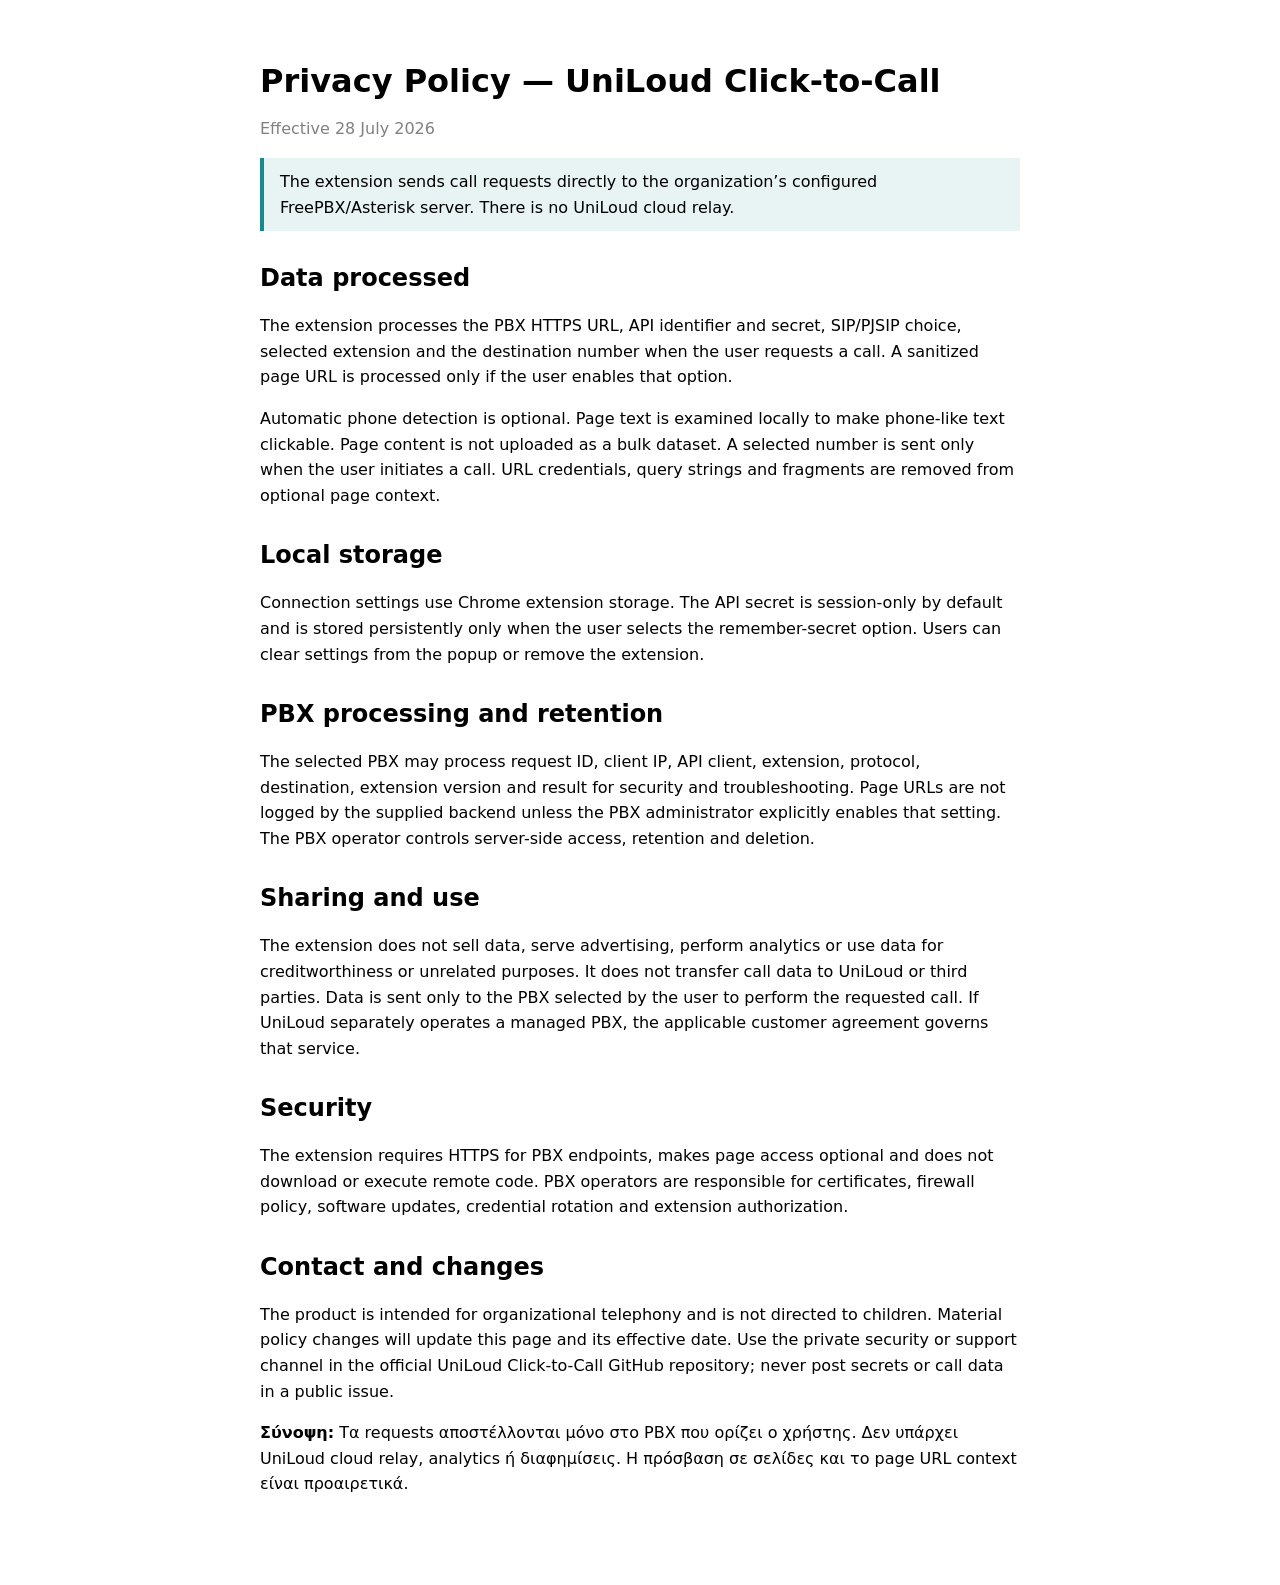
<file: docs/privacy/index.html>
<!doctype html>
<html lang="en">
<head>
  <meta charset="utf-8">
  <meta name="viewport" content="width=device-width,initial-scale=1">
  <meta name="color-scheme" content="light dark">
  <title>Privacy Policy — UniLoud Click-to-Call</title>
  <style>
    :root { font: 16px/1.6 system-ui, sans-serif; color-scheme: light dark; }
    body { margin: 0; background: Canvas; color: CanvasText; }
    main { max-width: 760px; margin: 0 auto; padding: 42px 22px 72px; }
    h1 { line-height: 1.15; margin-bottom: .25rem; }
    h2 { margin-top: 2rem; line-height: 1.25; }
    .date { color: GrayText; }
    .notice { border-left: 4px solid #168a8c; padding: .7rem 1rem; background: color-mix(in srgb, #168a8c 10%, Canvas); }
    a { color: #168a8c; }
  </style>
</head>
<body>
<main>
  <h1>Privacy Policy — UniLoud Click-to-Call</h1>
  <p class="date">Effective 28 July 2026</p>
  <p class="notice">The extension sends call requests directly to the
    organization’s configured FreePBX/Asterisk server. There is no UniLoud
    cloud relay.</p>

  <h2>Data processed</h2>
  <p>The extension processes the PBX HTTPS URL, API identifier and secret,
    SIP/PJSIP choice, selected extension and the destination number when the
    user requests a call. A sanitized page URL is processed only if the user
    enables that option.</p>
  <p>Automatic phone detection is optional. Page text is examined locally to
    make phone-like text clickable. Page content is not uploaded as a bulk
    dataset. A selected number is sent only when the user initiates a call.
    URL credentials, query strings and fragments are removed from optional
    page context.</p>

  <h2>Local storage</h2>
  <p>Connection settings use Chrome extension storage. The API secret is
    session-only by default and is stored persistently only when the user
    selects the remember-secret option. Users can clear settings from the
    popup or remove the extension.</p>

  <h2>PBX processing and retention</h2>
  <p>The selected PBX may process request ID, client IP, API client, extension,
    protocol, destination, extension version and result for security and
    troubleshooting. Page URLs are not logged by the supplied backend unless
    the PBX administrator explicitly enables that setting. The PBX operator
    controls server-side access, retention and deletion.</p>

  <h2>Sharing and use</h2>
  <p>The extension does not sell data, serve advertising, perform analytics or
    use data for creditworthiness or unrelated purposes. It does not transfer
    call data to UniLoud or third parties. Data is sent only to the PBX selected
    by the user to perform the requested call. If UniLoud separately operates a
    managed PBX, the applicable customer agreement governs that service.</p>

  <h2>Security</h2>
  <p>The extension requires HTTPS for PBX endpoints, makes page access optional
    and does not download or execute remote code. PBX operators are responsible
    for certificates, firewall policy, software updates, credential rotation
    and extension authorization.</p>

  <h2>Contact and changes</h2>
  <p>The product is intended for organizational telephony and is not directed
    to children. Material policy changes will update this page and its effective
    date. Use the private security or support channel in the official
    UniLoud Click-to-Call GitHub repository; never post secrets or call data in
    a public issue.</p>

  <p lang="el"><strong>Σύνοψη:</strong> Τα requests αποστέλλονται μόνο στο PBX
    που ορίζει ο χρήστης. Δεν υπάρχει UniLoud cloud relay, analytics ή
    διαφημίσεις. Η πρόσβαση σε σελίδες και το page URL context είναι
    προαιρετικά.</p>
</main>
</body>
</html>
</file>
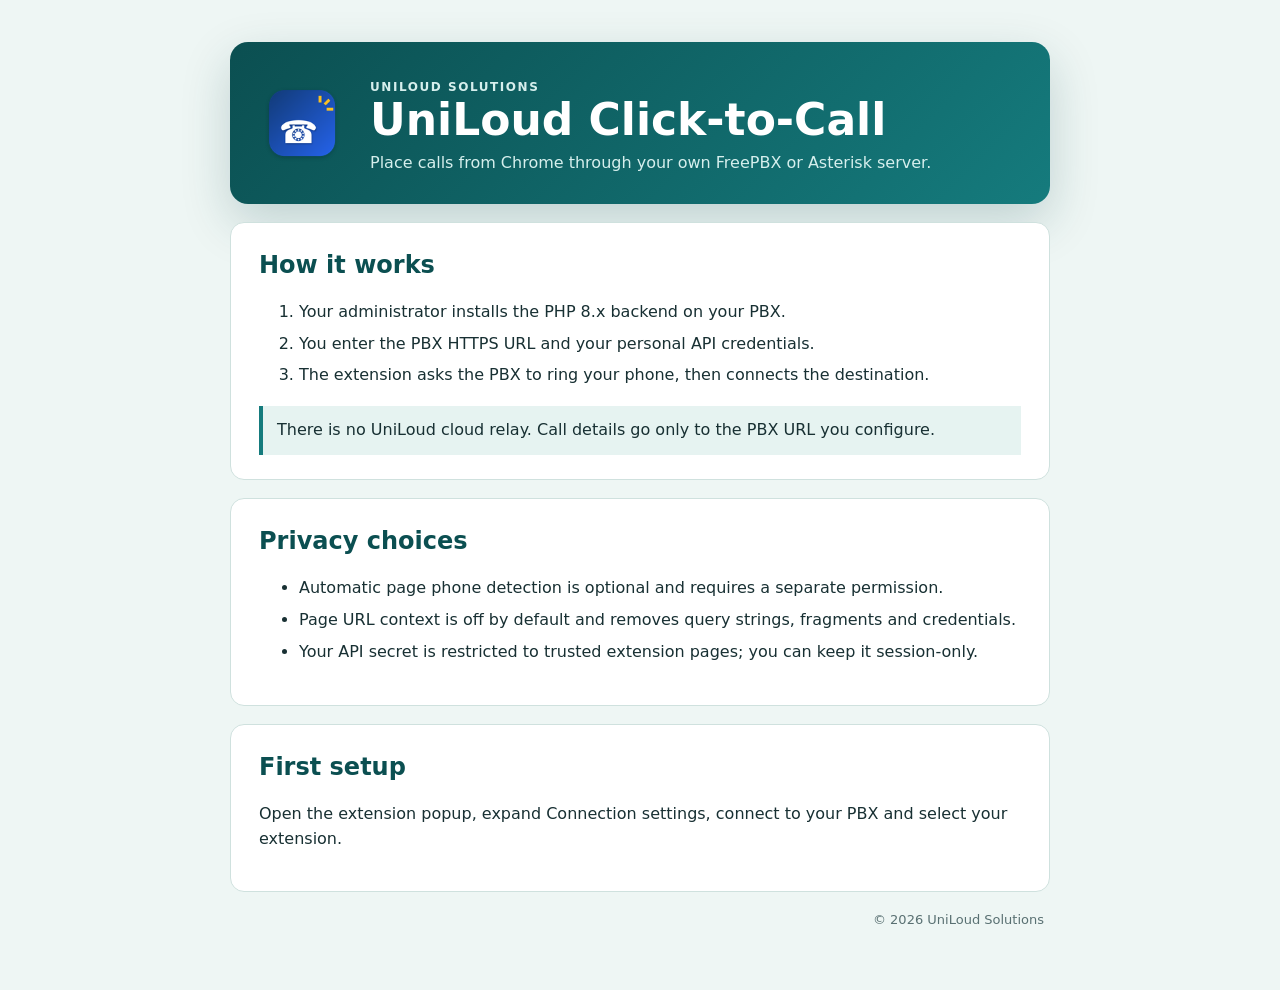
<file: extension/about.html>
<!doctype html>
<html lang="en">
<head>
  <meta charset="utf-8">
  <meta name="viewport" content="width=device-width,initial-scale=1">
  <title>UniLoud Click-to-Call</title>
  <link rel="stylesheet" href="about.css">
</head>
<body>
  <main>
    <header>
      <img src="icons/icon128.png" width="88" height="88" alt="">
      <div>
        <p class="eyebrow">UniLoud Solutions</p>
        <h1 data-i18n="appName">UniLoud Click-to-Call</h1>
        <p data-i18n="aboutLead">
          Place calls from Chrome through your own FreePBX or Asterisk server.
        </p>
      </div>
    </header>

    <section>
      <h2 data-i18n="aboutArchitectureTitle">How it works</h2>
      <ol>
        <li data-i18n="aboutStepOne">Your administrator installs the PHP 8.x backend on your PBX.</li>
        <li data-i18n="aboutStepTwo">You enter the PBX HTTPS URL and your personal API credentials.</li>
        <li data-i18n="aboutStepThree">The extension asks the PBX to ring your phone, then connects the destination.</li>
      </ol>
      <p class="notice" data-i18n="aboutNoRelay">
        There is no UniLoud cloud relay. Call details go only to the PBX URL you configure.
      </p>
    </section>

    <section>
      <h2 data-i18n="aboutPrivacyTitle">Privacy choices</h2>
      <ul>
        <li data-i18n="aboutPrivacyOne">Automatic page phone detection is optional and requires a separate permission.</li>
        <li data-i18n="aboutPrivacyTwo">Page URL context is off by default and removes query strings, fragments and credentials.</li>
        <li data-i18n="aboutPrivacyThree">Your API secret is restricted to trusted extension pages; you can keep it session-only.</li>
      </ul>
    </section>

    <section>
      <h2 data-i18n="aboutSetupTitle">First setup</h2>
      <p data-i18n="aboutSetupText">
        Open the extension popup, expand Connection settings, connect to your PBX and select your extension.
      </p>
    </section>

    <footer>
      <span id="version"></span>
      <span>© 2026 UniLoud Solutions</span>
    </footer>
  </main>
  <script src="about.js"></script>
</body>
</html>
</file>
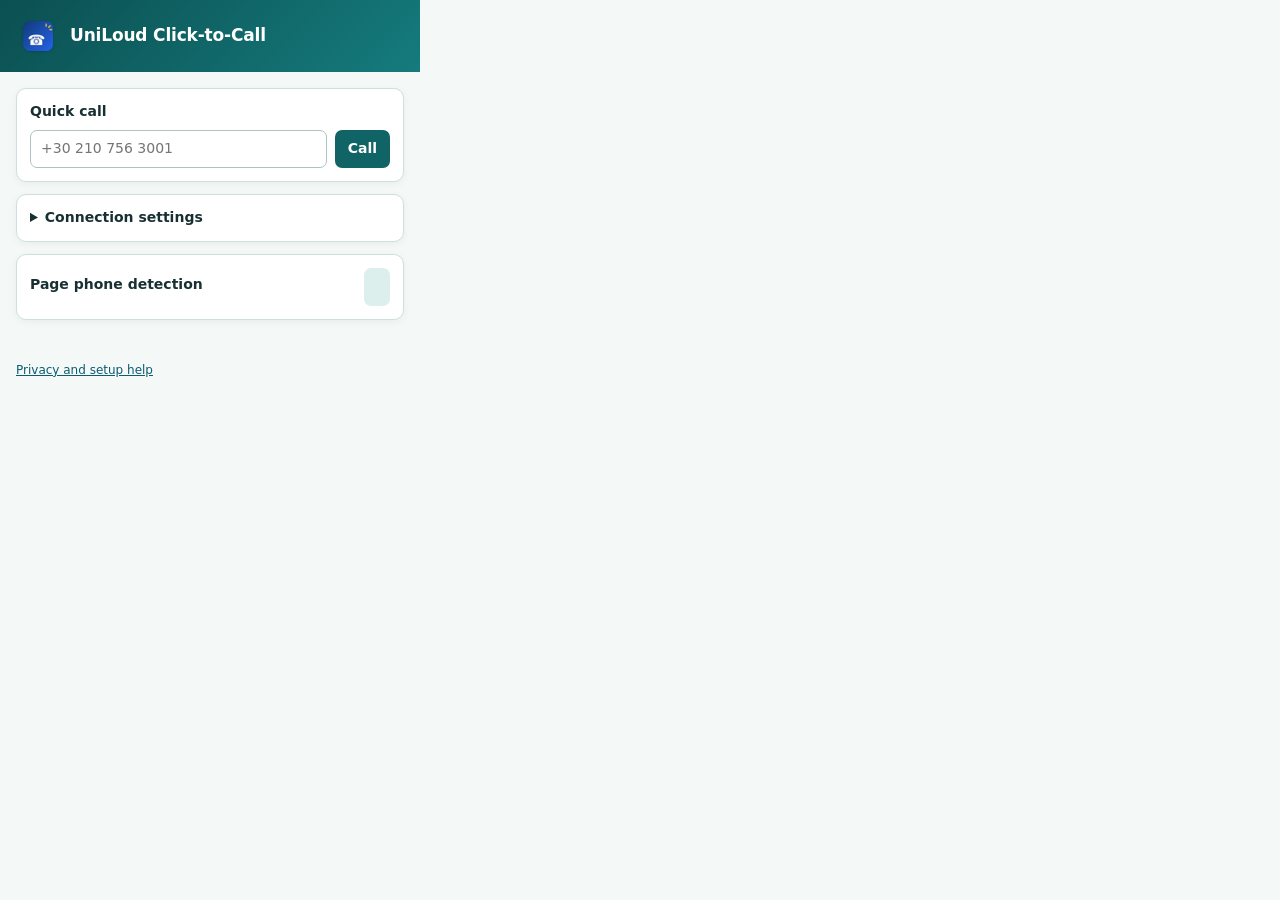
<file: extension/popup.html>
<!doctype html>
<html lang="en">
<head>
  <meta charset="utf-8">
  <meta name="viewport" content="width=device-width,initial-scale=1">
  <title>UniLoud Click-to-Call</title>
  <link rel="stylesheet" href="popup.css">
</head>
<body>
  <header>
    <img src="icons/icon48.png" width="40" height="40" alt="">
    <div>
      <h1 data-i18n="appName">UniLoud Click-to-Call</h1>
      <p id="version"></p>
    </div>
  </header>

  <main>
    <section class="quick-call" aria-labelledby="quick-title">
      <h2 id="quick-title" data-i18n="quickCallTitle">Quick call</h2>
      <div class="inline">
        <label class="sr-only" for="destination" data-i18n="destinationLabel">Phone number</label>
        <input id="destination" type="tel" autocomplete="tel"
               data-i18n-placeholder="destinationPlaceholder"
               placeholder="+30 210 756 3001">
        <button id="callBtn" class="primary" data-i18n="callButton">Call</button>
      </div>
    </section>

    <details id="settingsDetails">
      <summary data-i18n="settingsTitle">Connection settings</summary>
      <section class="settings">
        <label for="pbxUrl" data-i18n="pbxUrlLabel">PBX HTTPS URL</label>
        <input id="pbxUrl" type="url" inputmode="url" autocomplete="url"
               placeholder="https://pbx.example.com/uniloud-click2call">

        <label for="apiId" data-i18n="apiIdLabel">API ID</label>
        <input id="apiId" type="text" autocomplete="username" spellcheck="false">

        <label for="apiSecret" data-i18n="apiSecretLabel">API secret</label>
        <input id="apiSecret" type="password" autocomplete="current-password" spellcheck="false">

        <label class="check">
          <input id="rememberSecret" type="checkbox">
          <span data-i18n="rememberSecretLabel">Remember the API secret on this device</span>
        </label>

        <label for="protocol" data-i18n="protocolLabel">PBX protocol</label>
        <select id="protocol">
          <option value="" data-i18n="chooseProtocol">Choose…</option>
          <option value="pjsip">PJSIP</option>
          <option value="sip">SIP / chan_sip</option>
        </select>

        <button id="connectBtn" class="secondary" data-i18n="connectButton">
          Connect and load extensions
        </button>

        <label for="myExtension" data-i18n="extensionLabel">My extension</label>
        <select id="myExtension" disabled>
          <option value="" data-i18n="connectFirst">Connect first…</option>
        </select>

        <label class="check">
          <input id="sendPageContext" type="checkbox">
          <span data-i18n="pageContextLabel">Send a sanitized page URL with calls</span>
        </label>
        <p class="hint" data-i18n="pageContextHint">
          Off by default. Query strings, fragments and URL credentials are removed.
        </p>

        <div class="button-row">
          <button id="saveBtn" class="primary" data-i18n="saveButton">Save</button>
          <button id="clearBtn" class="danger" data-i18n="clearButton">Clear</button>
        </div>
      </section>
    </details>

    <section class="page-access" aria-labelledby="page-access-title">
      <div>
        <h2 id="page-access-title" data-i18n="pageAccessTitle">Page phone detection</h2>
        <p id="pageAccessState"></p>
      </div>
      <button id="pageAccessBtn" class="secondary"></button>
    </section>

    <p id="status" role="status" aria-live="polite"></p>
    <a id="aboutLink" href="about.html" target="_blank" data-i18n="privacyAndHelp">
      Privacy and setup help
    </a>
  </main>

  <script src="lib/core.js"></script>
  <script src="popup.js"></script>
</body>
</html>
</file>
<file: extension/about.css>
:root {
  font: 16px/1.55 Inter, ui-sans-serif, system-ui, -apple-system, BlinkMacSystemFont, "Segoe UI", sans-serif;
  color: #183033;
  background: #eef6f4;
}
body { margin: 0; padding: 42px 20px; }
main { max-width: 820px; margin: auto; }
header {
  display: flex;
  gap: 24px;
  align-items: center;
  padding: 28px;
  color: white;
  background: linear-gradient(135deg, #0b4f51, #157b7d);
  border-radius: 18px;
  box-shadow: 0 18px 50px rgba(7, 67, 69, .2);
}
h1 { margin: 0; font-size: clamp(28px, 5vw, 44px); line-height: 1.05; }
header p { margin: 8px 0 0; color: #d6efed; }
.eyebrow { text-transform: uppercase; letter-spacing: .13em; font-size: 12px; font-weight: 800; }
section {
  margin-top: 18px;
  padding: 24px 28px;
  background: white;
  border: 1px solid #cfe1de;
  border-radius: 14px;
}
h2 { margin: 0 0 10px; color: #0b4f51; }
li + li { margin-top: 7px; }
.notice {
  margin: 18px 0 0;
  padding: 12px 14px;
  border-left: 4px solid #157b7d;
  background: #e6f3f1;
}
footer {
  display: flex;
  justify-content: space-between;
  padding: 18px 6px;
  color: #597072;
  font-size: 13px;
}
@media (max-width: 560px) {
  body { padding: 18px 12px; }
  header { align-items: flex-start; padding: 22px; }
  header img { width: 58px; height: 58px; }
  section { padding: 20px; }
}
</file>
<file: extension/popup.css>
:root {
  color-scheme: light;
  font: 14px/1.42 Inter, ui-sans-serif, system-ui, -apple-system, BlinkMacSystemFont, "Segoe UI", sans-serif;
  color: #183033;
  background: #f4f8f7;
}

* { box-sizing: border-box; }

body {
  width: 420px;
  min-height: 420px;
  margin: 0;
}

header {
  display: flex;
  align-items: center;
  gap: 12px;
  padding: 16px 18px;
  color: white;
  background: linear-gradient(135deg, #0b4f51, #157b7d);
}

h1, h2, p { margin: 0; }
h1 { font-size: 17px; letter-spacing: -.01em; }
h2 { font-size: 14px; }
header p { margin-top: 2px; color: #cde9e8; font-size: 12px; }

main { padding: 16px; }

section, details {
  margin-bottom: 12px;
  border: 1px solid #cde0dd;
  border-radius: 10px;
  background: white;
  box-shadow: 0 2px 9px rgba(15, 65, 66, .05);
}

.quick-call, .settings, .page-access { padding: 13px; }
.quick-call h2 { margin-bottom: 8px; }

.inline {
  display: grid;
  grid-template-columns: 1fr auto;
  gap: 8px;
}

summary {
  padding: 13px;
  cursor: pointer;
  font-weight: 700;
}

details[open] summary { border-bottom: 1px solid #e1ecea; }
.settings { display: grid; gap: 8px; border: 0; box-shadow: none; margin: 0; }

label { font-weight: 650; font-size: 12px; }
input, select, button {
  min-height: 38px;
  border-radius: 7px;
  font: inherit;
}
input, select {
  width: 100%;
  border: 1px solid #a9c4c1;
  padding: 8px 10px;
  color: #183033;
  background: #fff;
}
input:focus, select:focus, button:focus-visible {
  outline: 3px solid rgba(21, 123, 125, .24);
  outline-offset: 1px;
}

button {
  border: 0;
  padding: 8px 13px;
  cursor: pointer;
  font-weight: 700;
}
button:disabled { cursor: progress; opacity: .55; }
.primary { color: white; background: #116466; }
.secondary { color: #0b4f51; background: #dcefed; }
.danger { color: #8b1d1d; background: #fae2e2; }

.check {
  display: grid;
  grid-template-columns: 18px 1fr;
  gap: 8px;
  align-items: start;
  font-weight: 500;
}
.check input { width: 16px; min-height: 16px; margin: 2px 0 0; }
.hint { color: #587072; font-size: 11px; }
.button-row { display: flex; gap: 8px; margin-top: 3px; }

.page-access {
  display: grid;
  grid-template-columns: 1fr auto;
  align-items: center;
  gap: 12px;
}
.page-access p { margin-top: 3px; color: #587072; font-size: 11px; }

#status {
  min-height: 20px;
  margin: 8px 2px;
  font-size: 12px;
}
#status.ok { color: #0a6a3e; }
#status.error { color: #a32121; }
#status.info { color: #245f87; }

#aboutLink {
  color: #0b5c70;
  font-size: 12px;
}

.sr-only {
  position: absolute;
  width: 1px;
  height: 1px;
  padding: 0;
  margin: -1px;
  overflow: hidden;
  clip: rect(0, 0, 0, 0);
  white-space: nowrap;
  border: 0;
}
</file>
